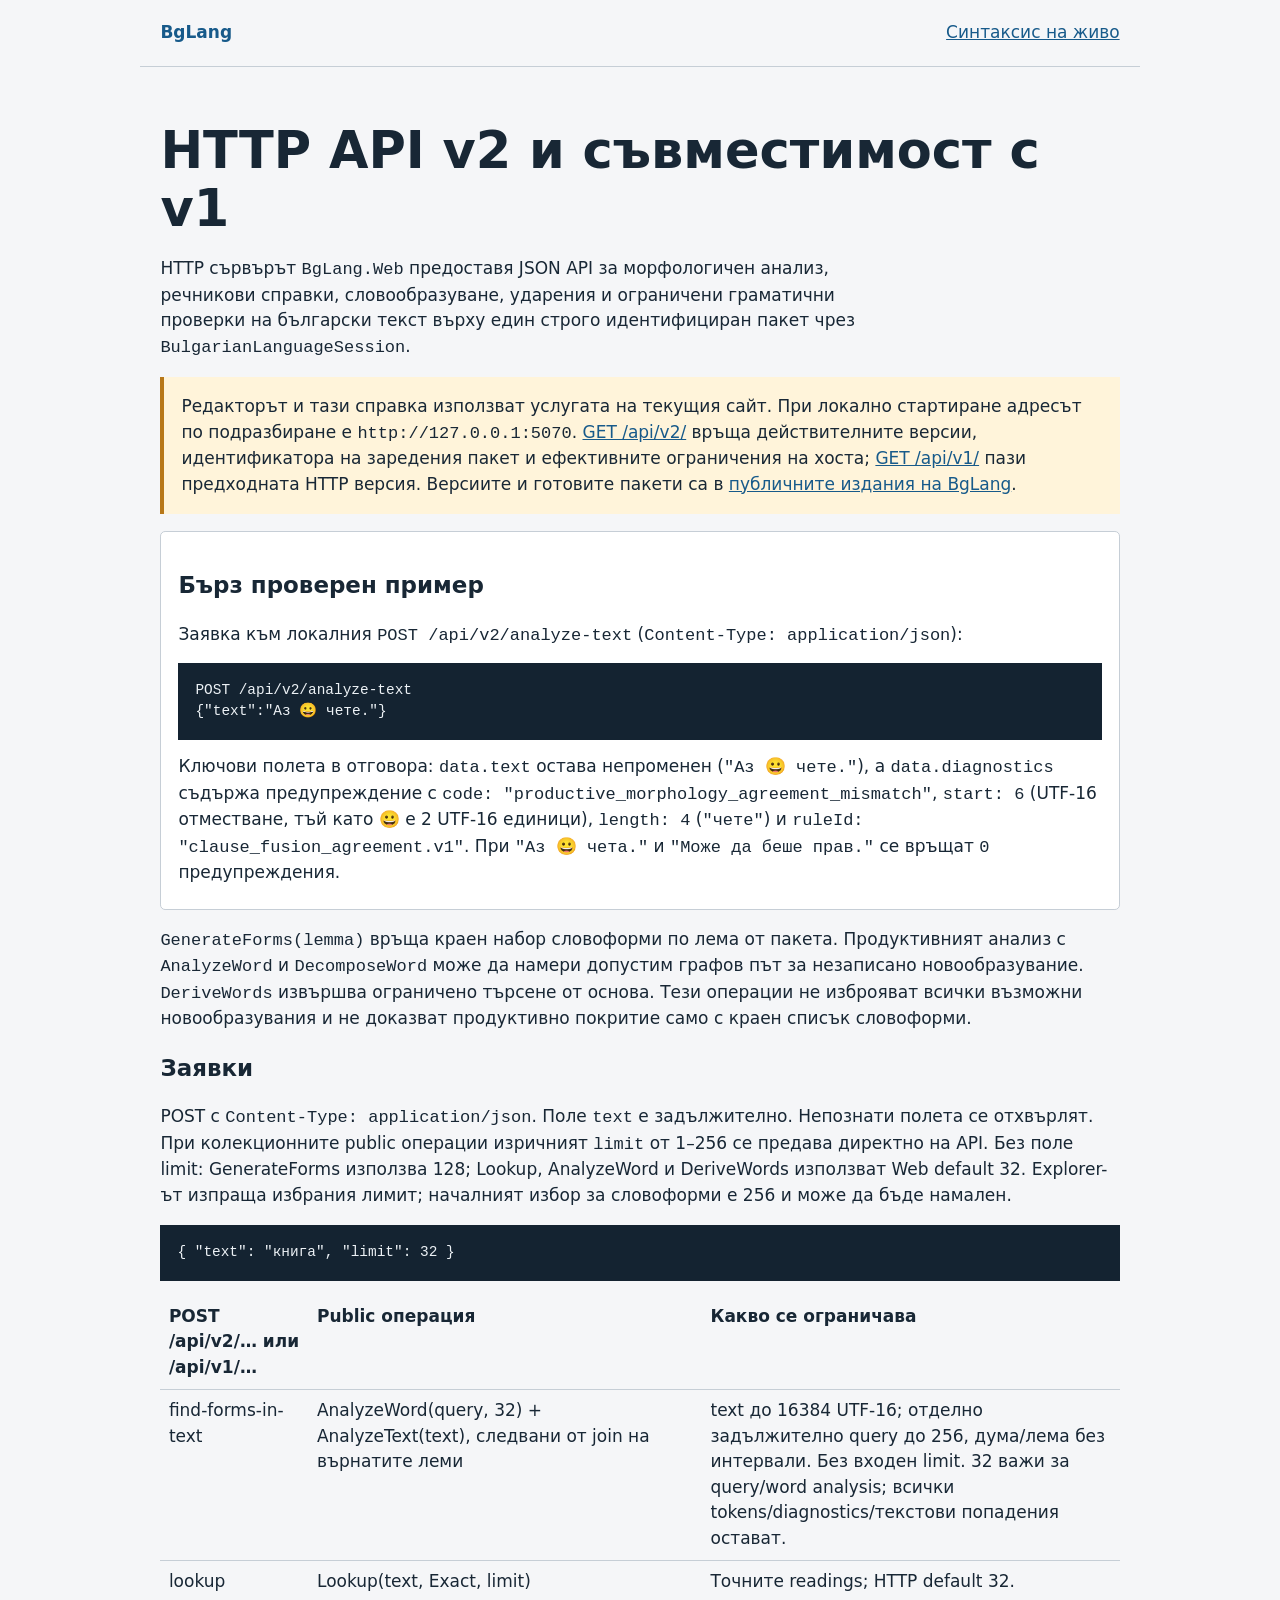
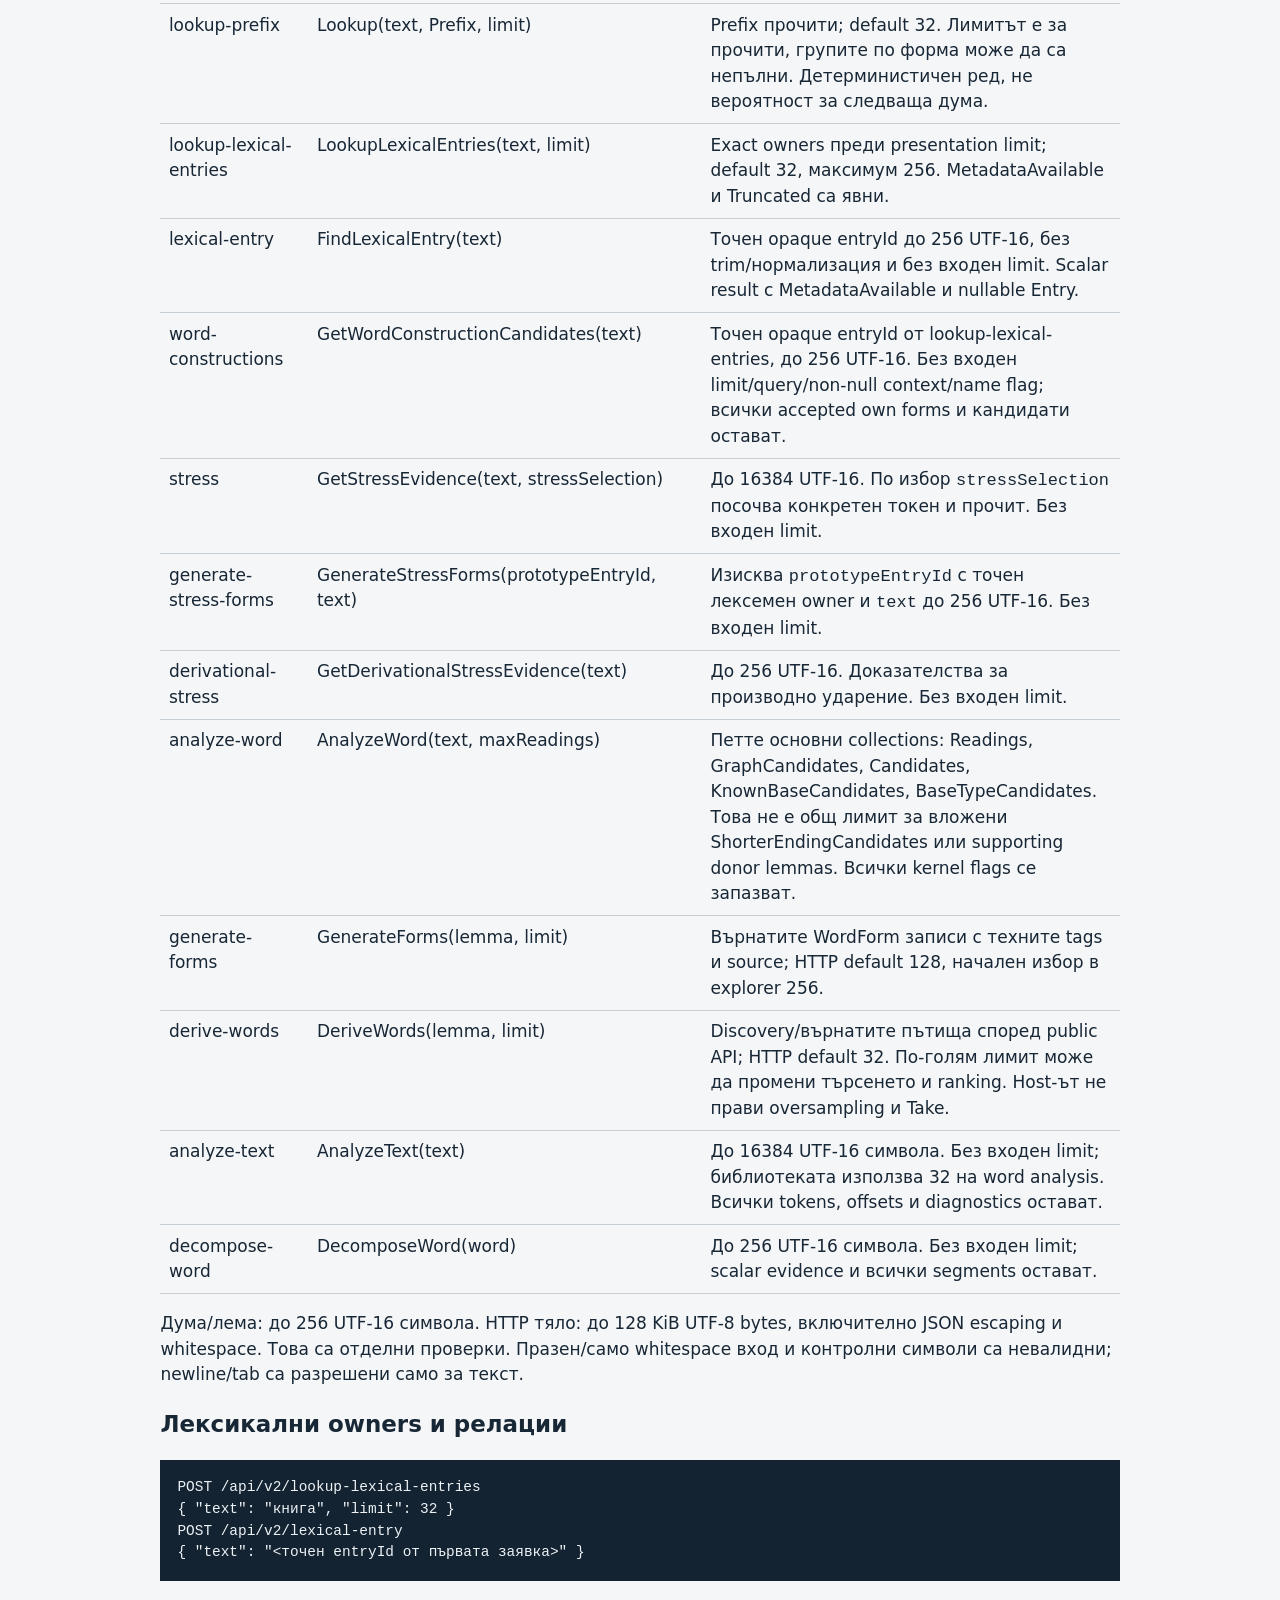
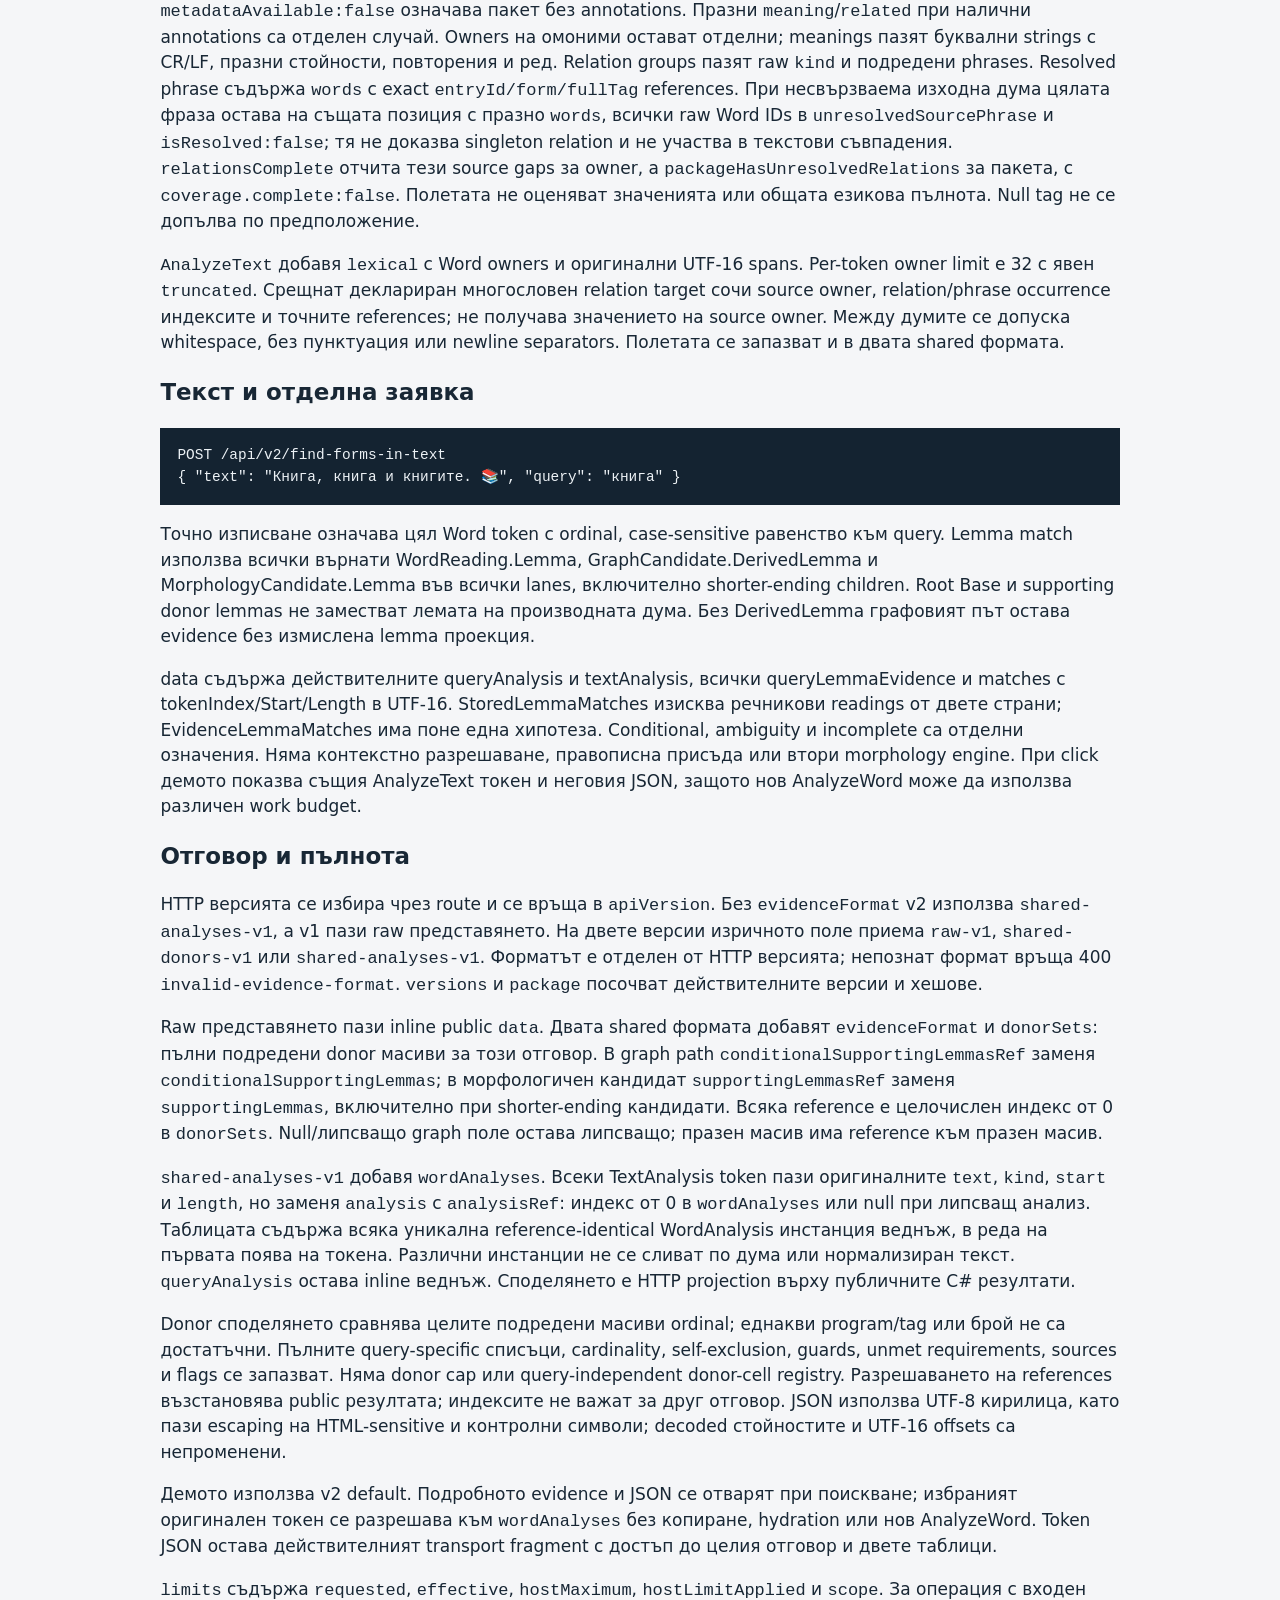
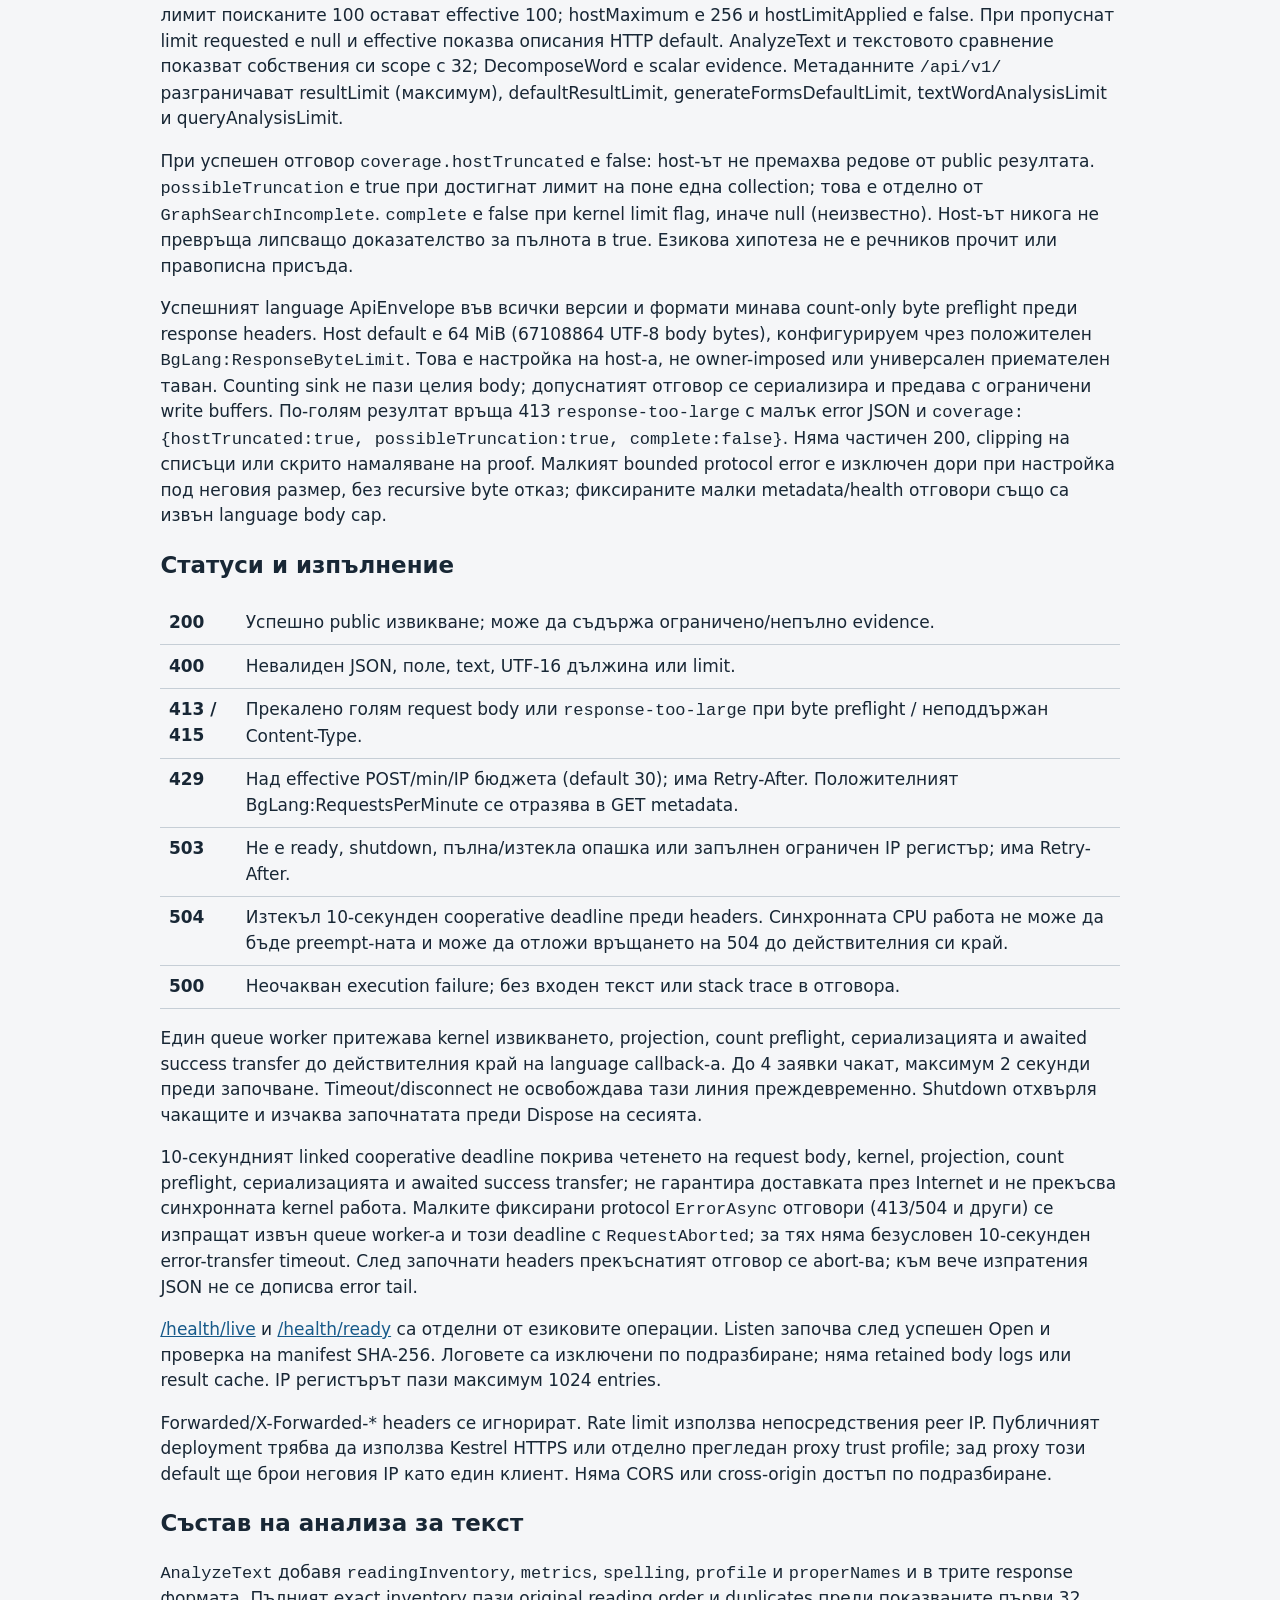
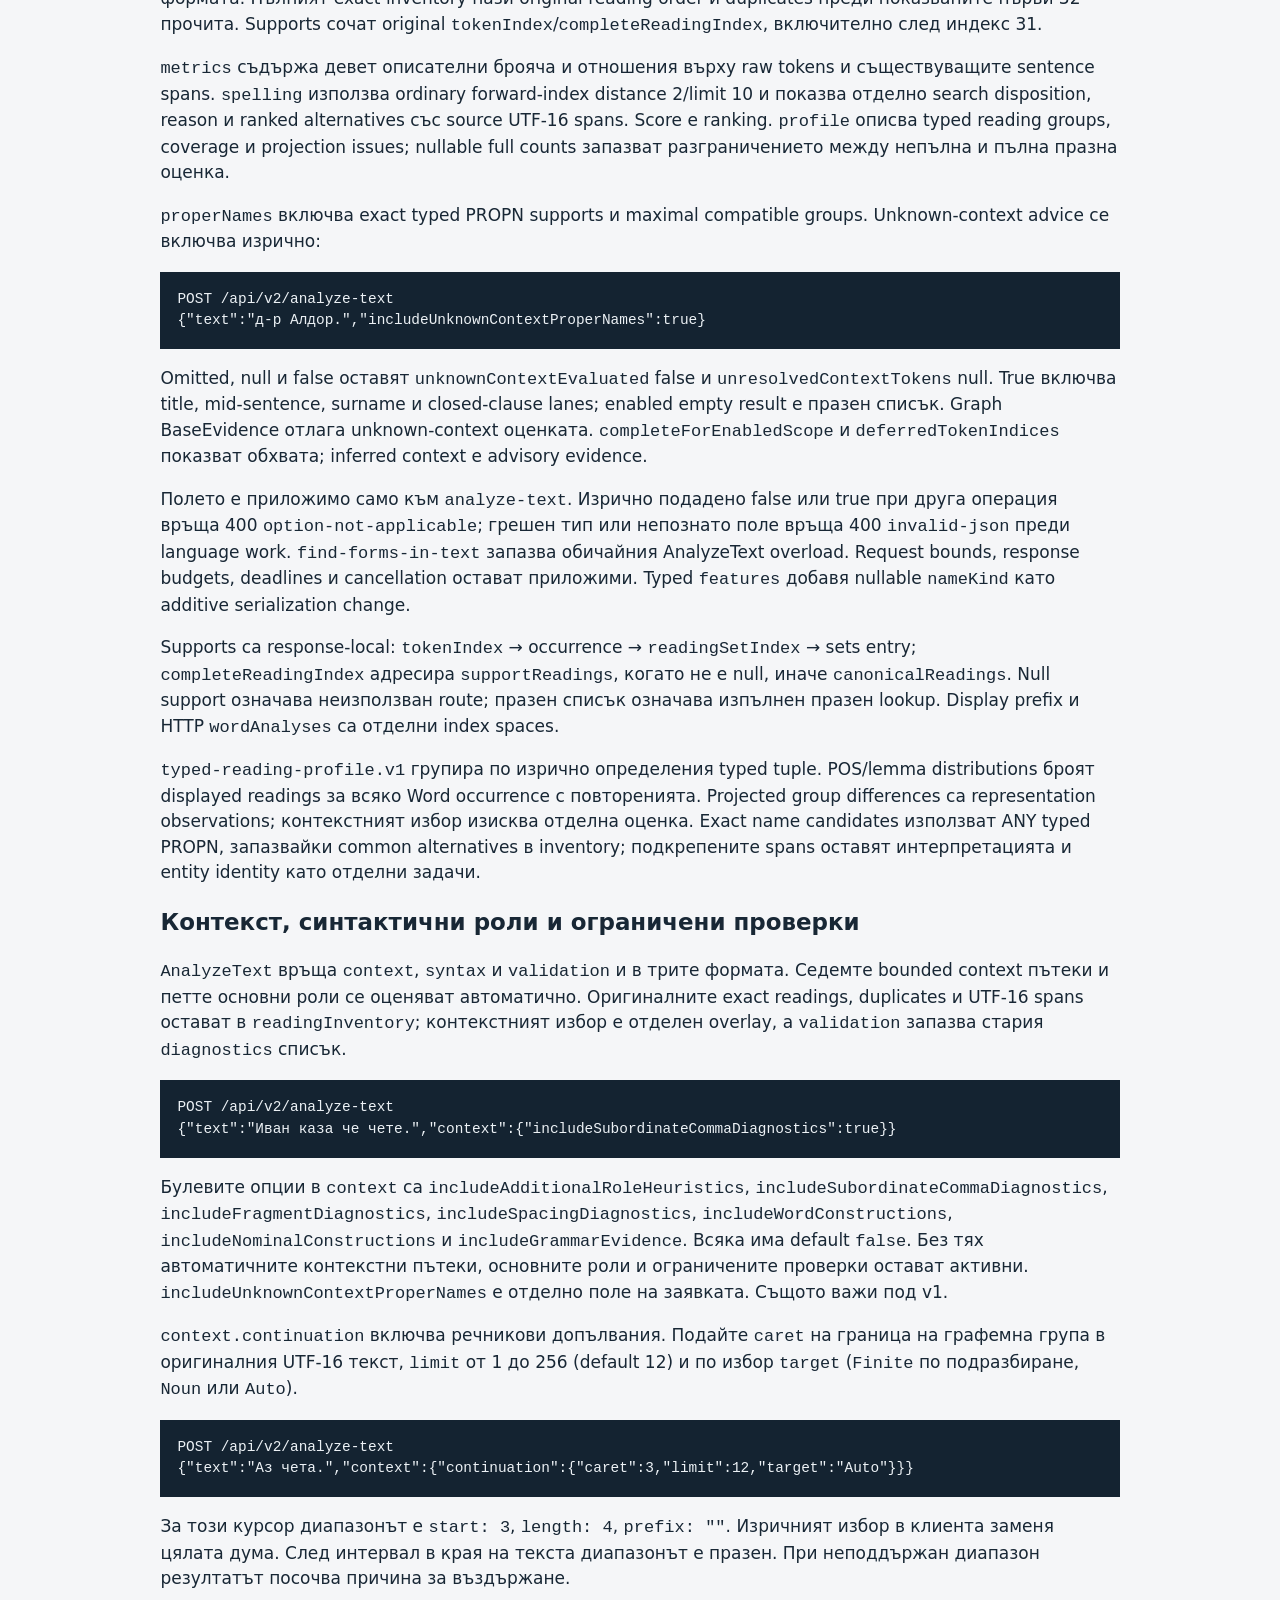
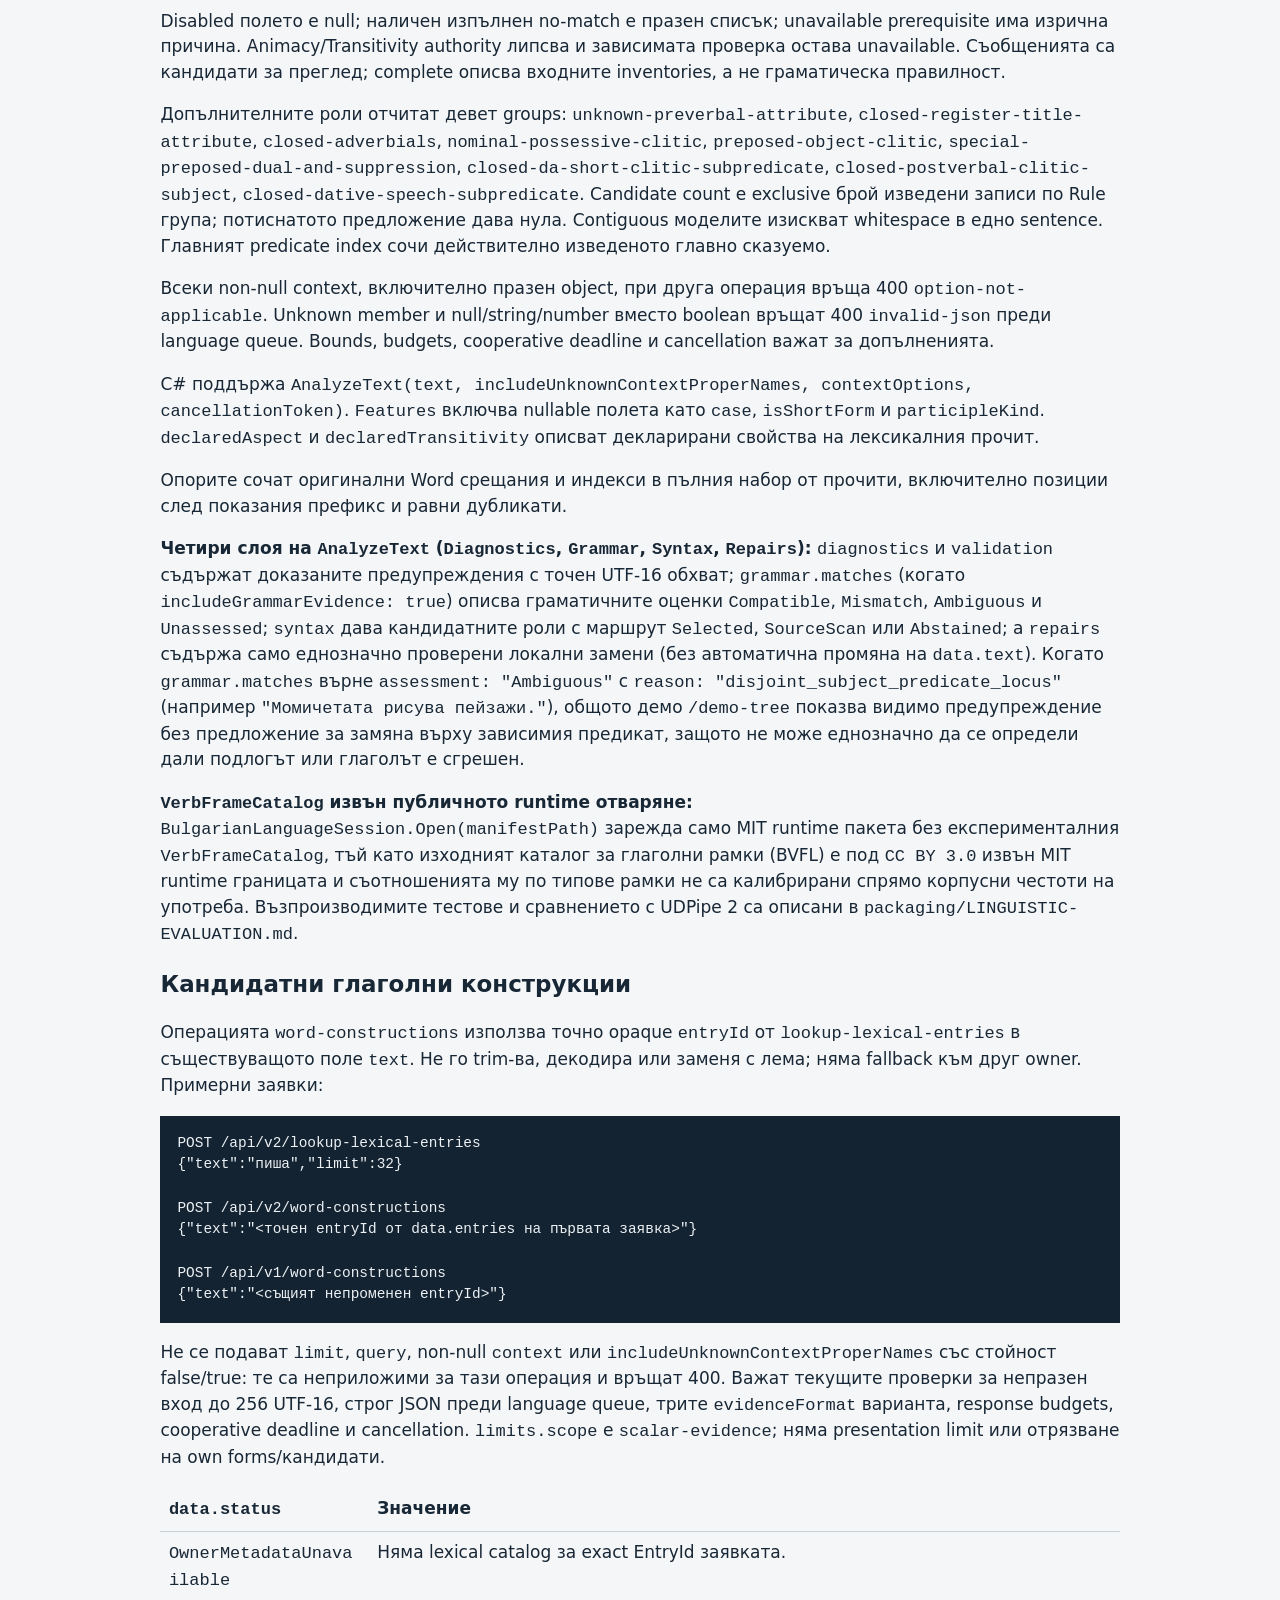
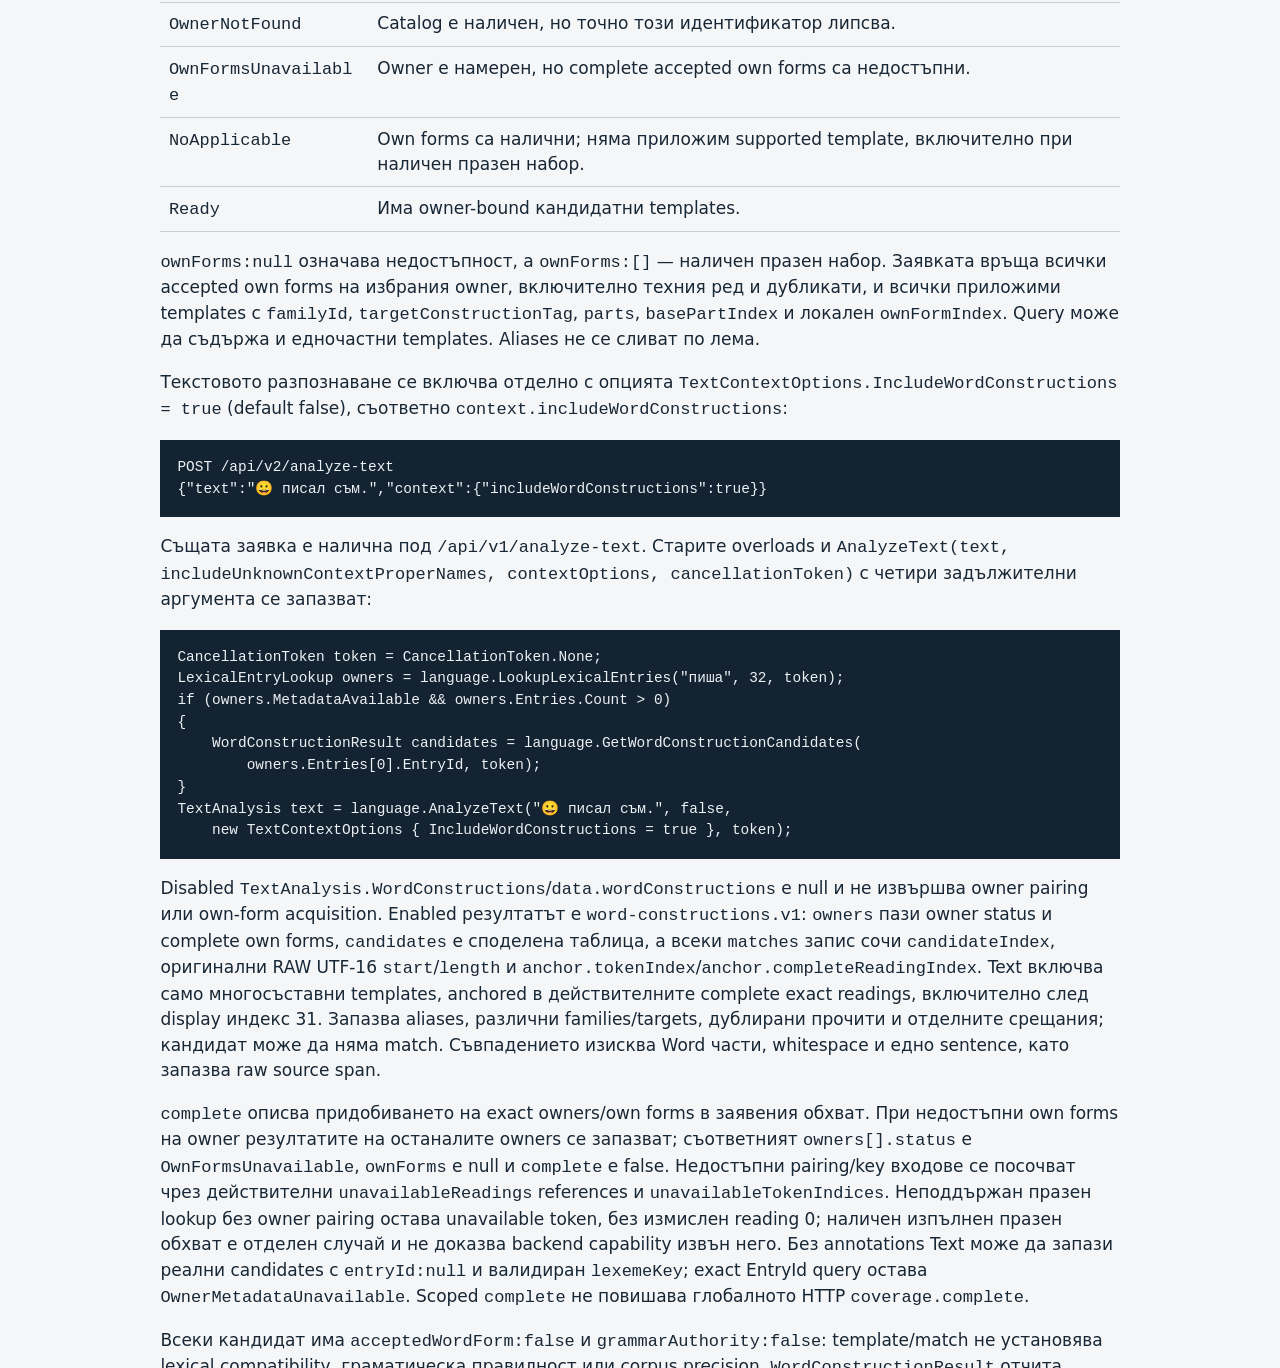
<file: apps/BgLang.Web/wwwroot/docs.html>
<!doctype html>
<html lang="bg">
<head><meta charset="utf-8"><meta name="viewport" content="width=device-width, initial-scale=1"><title>HTTP договор · BgLang</title><link rel="stylesheet" href="site.css"></head>
<body>
<header><a class="brand" href="demo-tree/index.html">BgLang</a><nav><a href="demo-tree/index.html">Синтаксис на живо</a></nav></header>
<main>
<h1>HTTP API v2 и съвместимост с v1</h1>
<p class="intro">HTTP сървърът <code>BgLang.Web</code> предоставя JSON API за морфологичен анализ, речникови справки, словообразуване, ударения и ограничени граматични проверки на български текст върху един строго идентифициран пакет чрез <code>BulgarianLanguageSession</code>.</p>
<p class="notice">Редакторът и тази справка използват услугата на текущия сайт. При локално стартиране адресът по подразбиране е <code>http://127.0.0.1:5070</code>. <a href="api/v2/">GET /api/v2/</a> връща действителните версии, идентификатора на заредения пакет и ефективните ограничения на хоста; <a href="api/v1/">GET /api/v1/</a> пази предходната HTTP версия. Версиите и готовите пакети са в <a href="https://github.com/bgtnt/bglang/releases">публичните издания на BgLang</a>.</p>
<section class="card" aria-label="Бърз проверен пример">
<h2>Бърз проверен пример</h2>
<p>Заявка към локалния <code>POST /api/v2/analyze-text</code> (<code>Content-Type: application/json</code>):</p>
<pre>POST /api/v2/analyze-text
{"text":"Аз 😀 чете."}</pre>
<p>Ключови полета в отговора: <code>data.text</code> остава непроменен (<code>"Аз 😀 чете."</code>), а <code>data.diagnostics</code> съдържа предупреждение с <code>code: "productive_morphology_agreement_mismatch"</code>, <code>start: 6</code> (UTF-16 отместване, тъй като <code>😀</code> е 2 UTF-16 единици), <code>length: 4</code> (<code>"чете"</code>) и <code>ruleId: "clause_fusion_agreement.v1"</code>. При <code>"Аз 😀 чета."</code> и <code>"Може да беше прав."</code> се връщат <code>0</code> предупреждения.</p>
</section>
<p><code>GenerateForms(lemma)</code> връща краен набор словоформи по лема от пакета. Продуктивният анализ с <code>AnalyzeWord</code> и <code>DecomposeWord</code> може да намери допустим графов път за незаписано новообразувание. <code>DeriveWords</code> извършва ограничено търсене от основа. Тези операции не изброяват всички възможни новообразувания и не доказват продуктивно покритие само с краен списък словоформи.</p>
<h2>Заявки</h2>
<p>POST с <code>Content-Type: application/json</code>. Поле <code>text</code> е задължително. Непознати полета се отхвърлят. При колекционните public операции изричният <code>limit</code> от 1–256 се предава директно на API. Без поле limit: GenerateForms използва 128; Lookup, AnalyzeWord и DeriveWords използват Web default 32. Explorer-ът изпраща избрания лимит; началният избор за словоформи е 256 и може да бъде намален.</p>
<pre>{ "text": "книга", "limit": 32 }</pre>
<table>
<thead><tr><th>POST /api/v2/… или /api/v1/…</th><th>Public операция</th><th>Какво се ограничава</th></tr></thead>
<tbody>
<tr><td>find-forms-in-text</td><td>AnalyzeWord(query, 32) + AnalyzeText(text), следвани от join на върнатите леми</td><td>text до 16384 UTF-16; отделно задължително query до 256, дума/лема без интервали. Без входен limit. 32 важи за query/word analysis; всички tokens/diagnostics/текстови попадения остават.</td></tr>
<tr><td>lookup</td><td>Lookup(text, Exact, limit)</td><td>Точните readings; HTTP default 32.</td></tr>
<tr><td>lookup-prefix</td><td>Lookup(text, Prefix, limit)</td><td>Prefix прочити; default 32. Лимитът е за прочити, групите по форма може да са непълни. Детерминистичен ред, не вероятност за следваща дума.</td></tr>
<tr><td>lookup-lexical-entries</td><td>LookupLexicalEntries(text, limit)</td><td>Exact owners преди presentation limit; default 32, максимум 256. MetadataAvailable и Truncated са явни.</td></tr>
<tr><td>lexical-entry</td><td>FindLexicalEntry(text)</td><td>Точен opaque entryId до 256 UTF-16, без trim/нормализация и без входен limit. Scalar result с MetadataAvailable и nullable Entry.</td></tr>
<tr><td>word-constructions</td><td>GetWordConstructionCandidates(text)</td><td>Точен opaque entryId от lookup-lexical-entries, до 256 UTF-16. Без входен limit/query/non-null context/name flag; всички accepted own forms и кандидати остават.</td></tr>
<tr><td>stress</td><td>GetStressEvidence(text, stressSelection)</td><td>До 16384 UTF-16. По избор <code>stressSelection</code> посочва конкретен токен и прочит. Без входен limit.</td></tr>
<tr><td>generate-stress-forms</td><td>GenerateStressForms(prototypeEntryId, text)</td><td>Изисква <code>prototypeEntryId</code> с точен лексемен owner и <code>text</code> до 256 UTF-16. Без входен limit.</td></tr>
<tr><td>derivational-stress</td><td>GetDerivationalStressEvidence(text)</td><td>До 256 UTF-16. Доказателства за производно ударение. Без входен limit.</td></tr>
<tr><td>analyze-word</td><td>AnalyzeWord(text, maxReadings)</td><td>Петте основни collections: Readings, GraphCandidates, Candidates, KnownBaseCandidates, BaseTypeCandidates. Това не е общ лимит за вложени ShorterEndingCandidates или supporting donor lemmas. Всички kernel flags се запазват.</td></tr>
<tr><td>generate-forms</td><td>GenerateForms(lemma, limit)</td><td>Върнатите WordForm записи с техните tags и source; HTTP default 128, начален избор в explorer 256.</td></tr>
<tr><td>derive-words</td><td>DeriveWords(lemma, limit)</td><td>Discovery/върнатите пътища според public API; HTTP default 32. По-голям лимит може да промени търсенето и ranking. Host-ът не прави oversampling и Take.</td></tr>
<tr><td>analyze-text</td><td>AnalyzeText(text)</td><td>До 16384 UTF-16 символа. Без входен limit; библиотеката използва 32 на word analysis. Всички tokens, offsets и diagnostics остават.</td></tr>
<tr><td>decompose-word</td><td>DecomposeWord(word)</td><td>До 256 UTF-16 символа. Без входен limit; scalar evidence и всички segments остават.</td></tr>
</tbody></table>
<p>Дума/лема: до 256 UTF-16 символа. HTTP тяло: до 128 KiB UTF-8 bytes, включително JSON escaping и whitespace. Това са отделни проверки. Празен/само whitespace вход и контролни символи са невалидни; newline/tab са разрешени само за текст.</p>
<h2>Лексикални owners и релации</h2>
<pre>POST /api/v2/lookup-lexical-entries
{ "text": "книга", "limit": 32 }
POST /api/v2/lexical-entry
{ "text": "&lt;точен entryId от първата заявка&gt;" }</pre>
<p><code>metadataAvailable:false</code> означава пакет без annotations. Празни <code>meaning</code>/<code>related</code> при налични annotations са отделен случай. Owners на омоними остават отделни; meanings пазят буквални strings с CR/LF, празни стойности, повторения и ред. Relation groups пазят raw <code>kind</code> и подредени phrases. Resolved phrase съдържа <code>words</code> с exact <code>entryId/form/fullTag</code> references. При несвързваема изходна дума цялата фраза остава на същата позиция с празно <code>words</code>, всички raw Word IDs в <code>unresolvedSourcePhrase</code> и <code>isResolved:false</code>; тя не доказва singleton relation и не участва в текстови съвпадения. <code>relationsComplete</code> отчита тези source gaps за owner, а <code>packageHasUnresolvedRelations</code> за пакета, с <code>coverage.complete:false</code>. Полетата не оценяват значенията или общата езикова пълнота. Null tag не се допълва по предположение.</p>
<p><code>AnalyzeText</code> добавя <code>lexical</code> с Word owners и оригинални UTF-16 spans. Per-token owner limit е 32 с явен <code>truncated</code>. Срещнат деклариран многословен relation target сочи source owner, relation/phrase occurrence индексите и точните references; не получава значението на source owner. Между думите се допуска whitespace, без пунктуация или newline separators. Полетата се запазват и в двата shared формата.</p>
<h2>Текст и отделна заявка</h2>
<pre>POST /api/v2/find-forms-in-text
{ "text": "Книга, книга и книгите. 📚", "query": "книга" }</pre>
<p>Точно изписване означава цял Word token с ordinal, case-sensitive равенство към query. Lemma match използва всички върнати WordReading.Lemma, GraphCandidate.DerivedLemma и MorphologyCandidate.Lemma във всички lanes, включително shorter-ending children. Root Base и supporting donor lemmas не заместват лемата на производната дума. Без DerivedLemma графовият път остава evidence без измислена lemma проекция.</p>
<p>data съдържа действителните queryAnalysis и textAnalysis, всички queryLemmaEvidence и matches с tokenIndex/Start/Length в UTF-16. StoredLemmaMatches изисква речникови readings от двете страни; EvidenceLemmaMatches има поне една хипотеза. Conditional, ambiguity и incomplete са отделни означения. Няма контекстно разрешаване, правописна присъда или втори morphology engine. При click демото показва същия AnalyzeText токен и неговия JSON, защото нов AnalyzeWord може да използва различен work budget.</p>
<h2>Отговор и пълнота</h2>
<p>HTTP версията се избира чрез route и се връща в <code>apiVersion</code>. Без <code>evidenceFormat</code> v2 използва <code>shared-analyses-v1</code>, а v1 пази raw представянето. На двете версии изричното поле приема <code>raw-v1</code>, <code>shared-donors-v1</code> или <code>shared-analyses-v1</code>. Форматът е отделен от HTTP версията; непознат формат връща 400 <code>invalid-evidence-format</code>. <code>versions</code> и <code>package</code> посочват действителните версии и хешове.</p>
<p>Raw представянето пази inline public <code>data</code>. Двата shared формата добавят <code>evidenceFormat</code> и <code>donorSets</code>: пълни подредени donor масиви за този отговор. В graph path <code>conditionalSupportingLemmasRef</code> заменя <code>conditionalSupportingLemmas</code>; в морфологичен кандидат <code>supportingLemmasRef</code> заменя <code>supportingLemmas</code>, включително при shorter-ending кандидати. Всяка reference е целочислен индекс от 0 в <code>donorSets</code>. Null/липсващо graph поле остава липсващо; празен масив има reference към празен масив.</p>
<p><code>shared-analyses-v1</code> добавя <code>wordAnalyses</code>. Всеки TextAnalysis token пази оригиналните <code>text</code>, <code>kind</code>, <code>start</code> и <code>length</code>, но заменя <code>analysis</code> с <code>analysisRef</code>: индекс от 0 в <code>wordAnalyses</code> или null при липсващ анализ. Таблицата съдържа всяка уникална reference-identical WordAnalysis инстанция веднъж, в реда на първата поява на токена. Различни инстанции не се сливат по дума или нормализиран текст. <code>queryAnalysis</code> остава inline веднъж. Споделянето е HTTP projection върху публичните C# резултати.</p>
<p>Donor споделянето сравнява целите подредени масиви ordinal; еднакви program/tag или брой не са достатъчни. Пълните query-specific списъци, cardinality, self-exclusion, guards, unmet requirements, sources и flags се запазват. Няма donor cap или query-independent donor-cell registry. Разрешаването на references възстановява public резултата; индексите не важат за друг отговор. JSON използва UTF-8 кирилица, като пази escaping на HTML-sensitive и контролни символи; decoded стойностите и UTF-16 offsets са непроменени.</p>
<p>Демото използва v2 default. Подробното evidence и JSON се отварят при поискване; избраният оригинален токен се разрешава към <code>wordAnalyses</code> без копиране, hydration или нов AnalyzeWord. Token JSON остава действителният transport fragment с достъп до целия отговор и двете таблици.</p>
<p><code>limits</code> съдържа <code>requested</code>, <code>effective</code>, <code>hostMaximum</code>, <code>hostLimitApplied</code> и <code>scope</code>. За операция с входен лимит поисканите 100 остават effective 100; hostMaximum е 256 и hostLimitApplied е false. При пропуснат limit requested е null и effective показва описания HTTP default. AnalyzeText и текстовото сравнение показват собствения си scope с 32; DecomposeWord е scalar evidence. Метаданните <code>/api/v1/</code> разграничават resultLimit (максимум), defaultResultLimit, generateFormsDefaultLimit, textWordAnalysisLimit и queryAnalysisLimit.</p>
<p>При успешен отговор <code>coverage.hostTruncated</code> е false: host-ът не премахва редове от public резултата. <code>possibleTruncation</code> е true при достигнат лимит на поне една collection; това е отделно от <code>GraphSearchIncomplete</code>. <code>complete</code> е false при kernel limit flag, иначе null (неизвестно). Host-ът никога не превръща липсващо доказателство за пълнота в true. Езикова хипотеза не е речников прочит или правописна присъда.</p>
<p>Успешният language ApiEnvelope във всички версии и формати минава count-only byte preflight преди response headers. Host default е 64 MiB (67108864 UTF-8 body bytes), конфигурируем чрез положителен <code>BgLang:ResponseByteLimit</code>. Това е настройка на host-а, не owner-imposed или универсален приемателен таван. Counting sink не пази целия body; допуснатият отговор се сериализира и предава с ограничени write buffers. По-голям резултат връща 413 <code>response-too-large</code> с малък error JSON и <code>coverage: {hostTruncated:true, possibleTruncation:true, complete:false}</code>. Няма частичен 200, clipping на списъци или скрито намаляване на proof. Малкият bounded protocol error е изключен дори при настройка под неговия размер, без recursive byte отказ; фиксираните малки metadata/health отговори също са извън language body cap.</p>
<h2>Статуси и изпълнение</h2>
<table><tbody>
<tr><th>200</th><td>Успешно public извикване; може да съдържа ограничено/непълно evidence.</td></tr>
<tr><th>400</th><td>Невалиден JSON, поле, text, UTF-16 дължина или limit.</td></tr>
<tr><th>413 / 415</th><td>Прекалено голям request body или <code>response-too-large</code> при byte preflight / неподдържан Content-Type.</td></tr>
<tr><th>429</th><td>Над effective POST/min/IP бюджета (default 30); има Retry-After. Положителният BgLang:RequestsPerMinute се отразява в GET metadata.</td></tr>
<tr><th>503</th><td>Не е ready, shutdown, пълна/изтекла опашка или запълнен ограничен IP регистър; има Retry-After.</td></tr>
<tr><th>504</th><td>Изтекъл 10-секунден cooperative deadline преди headers. Синхронната CPU работа не може да бъде preempt-ната и може да отложи връщането на 504 до действителния си край.</td></tr>
<tr><th>500</th><td>Неочакван execution failure; без входен текст или stack trace в отговора.</td></tr>
</tbody></table>
<p>Един queue worker притежава kernel извикването, projection, count preflight, сериализацията и awaited success transfer до действителния край на language callback-а. До 4 заявки чакат, максимум 2 секунди преди започване. Timeout/disconnect не освобождава тази линия преждевременно. Shutdown отхвърля чакащите и изчаква започнатата преди Dispose на сесията.</p>
<p>10-секундният linked cooperative deadline покрива четенето на request body, kernel, projection, count preflight, сериализацията и awaited success transfer; не гарантира доставката през Internet и не прекъсва синхронната kernel работа. Малките фиксирани protocol <code>ErrorAsync</code> отговори (413/504 и други) се изпращат извън queue worker-а и този deadline с <code>RequestAborted</code>; за тях няма безусловен 10-секунден error-transfer timeout. След започнати headers прекъснатият отговор се abort-ва; към вече изпратения JSON не се дописва error tail.</p>
<p><a href="health/live">/health/live</a> и <a href="health/ready">/health/ready</a> са отделни от езиковите операции. Listen започва след успешен Open и проверка на manifest SHA-256. Логовете са изключени по подразбиране; няма retained body logs или result cache. IP регистърът пази максимум 1024 entries.</p>
<p>Forwarded/X-Forwarded-* headers се игнорират. Rate limit използва непосредствения peer IP. Публичният deployment трябва да използва Kestrel HTTPS или отделно прегледан proxy trust profile; зад proxy този default ще брои неговия IP като един клиент. Няма CORS или cross-origin достъп по подразбиране.</p>

<section id="text-composition">
<h2>Състав на анализа за текст</h2>
<p><code>AnalyzeText</code> добавя <code>readingInventory</code>, <code>metrics</code>, <code>spelling</code>, <code>profile</code> и <code>properNames</code> и в трите response формата. Пълният exact inventory пази original reading order и duplicates преди показваните първи 32 прочита. Supports сочат original <code>tokenIndex</code>/<code>completeReadingIndex</code>, включително след индекс 31.</p>
<p><code>metrics</code> съдържа девет описателни брояча и отношения върху raw tokens и съществуващите sentence spans. <code>spelling</code> използва ordinary forward-index distance 2/limit 10 и показва отделно search disposition, reason и ranked alternatives със source UTF-16 spans. Score е ranking. <code>profile</code> описва typed reading groups, coverage и projection issues; nullable full counts запазват разграничението между непълна и пълна празна оценка.</p>
<p><code>properNames</code> включва exact typed PROPN supports и maximal compatible groups. Unknown-context advice се включва изрично:</p>
<pre>POST /api/v2/analyze-text
{&quot;text&quot;:&quot;д-р Алдор.&quot;,&quot;includeUnknownContextProperNames&quot;:true}</pre>
<p>Omitted, null и false оставят <code>unknownContextEvaluated</code> false и <code>unresolvedContextTokens</code> null. True включва title, mid-sentence, surname и closed-clause lanes; enabled empty result е празен списък. Graph BaseEvidence отлага unknown-context оценката. <code>completeForEnabledScope</code> и <code>deferredTokenIndices</code> показват обхвата; inferred context е advisory evidence.</p>
<p>Полето е приложимо само към <code>analyze-text</code>. Изрично подадено false или true при друга операция връща 400 <code>option-not-applicable</code>; грешен тип или непознато поле връща 400 <code>invalid-json</code> преди language work. <code>find-forms-in-text</code> запазва обичайния AnalyzeText overload. Request bounds, response budgets, deadlines и cancellation остават приложими. Typed <code>features</code> добавя nullable <code>nameKind</code> като additive serialization change.</p>

<p>Supports са response-local: <code>tokenIndex</code> → occurrence → <code>readingSetIndex</code> → sets entry; <code>completeReadingIndex</code> адресира <code>supportReadings</code>, когато не е null, иначе <code>canonicalReadings</code>. Null support означава неизползван route; празен списък означава изпълнен празен lookup. Display prefix и HTTP <code>wordAnalyses</code> са отделни index spaces.</p>
<p><code>typed-reading-profile.v1</code> групира по изрично определения typed tuple. POS/lemma distributions броят displayed readings за всяко Word occurrence с повторенията. Projected group differences са representation observations; контекстният избор изисква отделна оценка. Exact name candidates използват ANY typed PROPN, запазвайки common alternatives в inventory; подкрепените spans оставят интерпретацията и entity identity като отделни задачи.</p>
</section>
<section id="context-syntax">
<h2>Контекст, синтактични роли и ограничени проверки</h2>
<p><code>AnalyzeText</code> връща <code>context</code>, <code>syntax</code> и <code>validation</code> и в трите формата. Седемте bounded context пътеки и петте основни роли се оценяват автоматично. Оригиналните exact readings, duplicates и UTF-16 spans остават в <code>readingInventory</code>; контекстният избор е отделен overlay, а <code>validation</code> запазва стария <code>diagnostics</code> списък.</p>
<pre>POST /api/v2/analyze-text
{&quot;text&quot;:&quot;Иван каза че чете.&quot;,&quot;context&quot;:{&quot;includeSubordinateCommaDiagnostics&quot;:true}}</pre>
<p>Булевите опции в <code>context</code> са <code>includeAdditionalRoleHeuristics</code>, <code>includeSubordinateCommaDiagnostics</code>, <code>includeFragmentDiagnostics</code>, <code>includeSpacingDiagnostics</code>, <code>includeWordConstructions</code>, <code>includeNominalConstructions</code> и <code>includeGrammarEvidence</code>. Всяка има default <code>false</code>. Без тях автоматичните контекстни пътеки, основните роли и ограничените проверки остават активни. <code>includeUnknownContextProperNames</code> е отделно поле на заявката. Същото важи под v1.</p>
<p><code>context.continuation</code> включва речникови допълвания. Подайте <code>caret</code> на граница на графемна група в оригиналния UTF-16 текст, <code>limit</code> от 1 до 256 (default 12) и по избор <code>target</code> (<code>Finite</code> по подразбиране, <code>Noun</code> или <code>Auto</code>).</p>
<pre>POST /api/v2/analyze-text
{"text":"Аз чета.","context":{"continuation":{"caret":3,"limit":12,"target":"Auto"}}}</pre>
<p>За този курсор диапазонът е <code>start: 3</code>, <code>length: 4</code>, <code>prefix: ""</code>. Изричният избор в клиента заменя цялата дума. След интервал в края на текста диапазонът е празен. При неподдържан диапазон резултатът посочва причина за въздържане.</p>
<p>Disabled полето е null; наличен изпълнен no-match е празен списък; unavailable prerequisite има изрична причина. Animacy/Transitivity authority липсва и зависимата проверка остава unavailable. Съобщенията са кандидати за преглед; complete описва входните inventories, а не граматическа правилност.</p>
<p>Допълнителните роли отчитат девет groups: <code>unknown-preverbal-attribute</code>, <code>closed-register-title-attribute</code>, <code>closed-adverbials</code>, <code>nominal-possessive-clitic</code>, <code>preposed-object-clitic</code>, <code>special-preposed-dual-and-suppression</code>, <code>closed-da-short-clitic-subpredicate</code>, <code>closed-postverbal-clitic-subject</code>, <code>closed-dative-speech-subpredicate</code>. Candidate count е exclusive брой изведени записи по Rule група; потиснатото предложение дава нула. Contiguous моделите изискват whitespace в едно sentence. Главният predicate index сочи действително изведеното главно сказуемо.</p>
<p>Всеки non-null context, включително празен object, при друга операция връща 400 <code>option-not-applicable</code>. Unknown member и null/string/number вместо boolean връщат 400 <code>invalid-json</code> преди language queue. Bounds, budgets, cooperative deadline и cancellation важат за допълненията.</p>
<p>C# поддържа <code>AnalyzeText(text, includeUnknownContextProperNames, contextOptions, cancellationToken)</code>. <code>Features</code> включва nullable полета като <code>case</code>, <code>isShortForm</code> и <code>participleKind</code>. <code>declaredAspect</code> и <code>declaredTransitivity</code> описват декларирани свойства на лексикалния прочит.</p>
<p>Опорите сочат оригинални Word срещания и индекси в пълния набор от прочити, включително позиции след показания префикс и равни дубликати.</p>
<p><strong>Четири слоя на <code>AnalyzeText</code> (<code>Diagnostics</code>, <code>Grammar</code>, <code>Syntax</code>, <code>Repairs</code>):</strong> <code>diagnostics</code> и <code>validation</code> съдържат доказаните предупреждения с точен UTF-16 обхват; <code>grammar.matches</code> (когато <code>includeGrammarEvidence: true</code>) описва граматичните оценки <code>Compatible</code>, <code>Mismatch</code>, <code>Ambiguous</code> и <code>Unassessed</code>; <code>syntax</code> дава кандидатните роли с маршрут <code>Selected</code>, <code>SourceScan</code> или <code>Abstained</code>; а <code>repairs</code> съдържа само еднозначно проверени локални замени (без автоматична промяна на <code>data.text</code>). Когато <code>grammar.matches</code> върне <code>assessment: "Ambiguous"</code> с <code>reason: "disjoint_subject_predicate_locus"</code> (например <code>"Момичетата рисува пейзажи."</code>), общото демо <code>/demo-tree</code> показва видимо предупреждение без предложение за замяна върху зависимия предикат, защото не може еднозначно да се определи дали подлогът или глаголът е сгрешен.</p>
<p><strong><code>VerbFrameCatalog</code> извън публичното runtime отваряне:</strong> <code>BulgarianLanguageSession.Open(manifestPath)</code> зарежда само MIT runtime пакета без експерименталния <code>VerbFrameCatalog</code>, тъй като изходният каталог за глаголни рамки (BVFL) е под <code>CC BY 3.0</code> извън MIT runtime границата и съотношенията му по типове рамки не са калибрирани спрямо корпусни честоти на употреба. Възпроизводимите тестове и сравнението с UDPipe 2 са описани в <code>packaging/LINGUISTIC-EVALUATION.md</code>.</p>
</section>
<section id="word-constructions">
<h2>Кандидатни глаголни конструкции</h2>
<p>Операцията <code>word-constructions</code> използва точно opaque <code>entryId</code> от <code>lookup-lexical-entries</code> в съществуващото поле <code>text</code>. Не го trim-ва, декодира или заменя с лема; няма fallback към друг owner. Примерни заявки:</p>
<pre>POST /api/v2/lookup-lexical-entries
{"text":"пиша","limit":32}

POST /api/v2/word-constructions
{"text":"&lt;точен entryId от data.entries на първата заявка&gt;"}

POST /api/v1/word-constructions
{"text":"&lt;същият непроменен entryId&gt;"}</pre>
<p>Не се подават <code>limit</code>, <code>query</code>, non-null <code>context</code> или <code>includeUnknownContextProperNames</code> със стойност false/true: те са неприложими за тази операция и връщат 400. Важат текущите проверки за непразен вход до 256 UTF-16, строг JSON преди language queue, трите <code>evidenceFormat</code> варианта, response budgets, cooperative deadline и cancellation. <code>limits.scope</code> е <code>scalar-evidence</code>; няма presentation limit или отрязване на own forms/кандидати.</p>
<table><thead><tr><th><code>data.status</code></th><th>Значение</th></tr></thead><tbody>
<tr><td><code>OwnerMetadataUnavailable</code></td><td>Няма lexical catalog за exact EntryId заявката.</td></tr>
<tr><td><code>OwnerNotFound</code></td><td>Catalog е наличен, но точно този идентификатор липсва.</td></tr>
<tr><td><code>OwnFormsUnavailable</code></td><td>Owner е намерен, но complete accepted own forms са недостъпни.</td></tr>
<tr><td><code>NoApplicable</code></td><td>Own forms са налични; няма приложим supported template, включително при наличен празен набор.</td></tr>
<tr><td><code>Ready</code></td><td>Има owner-bound кандидатни templates.</td></tr>
</tbody></table>
<p><code>ownForms:null</code> означава недостъпност, а <code>ownForms:[]</code> — наличен празен набор. Заявката връща всички accepted own forms на избрания owner, включително техния ред и дубликати, и всички приложими templates с <code>familyId</code>, <code>targetConstructionTag</code>, <code>parts</code>, <code>basePartIndex</code> и локален <code>ownFormIndex</code>. Query може да съдържа и едночастни templates. Aliases не се сливат по лема.</p>
<p>Текстовото разпознаване се включва отделно с опцията <code>TextContextOptions.IncludeWordConstructions = true</code> (default false), съответно <code>context.includeWordConstructions</code>:</p>
<pre>POST /api/v2/analyze-text
{"text":"😀 писал съм.","context":{"includeWordConstructions":true}}</pre>
<p>Същата заявка е налична под <code>/api/v1/analyze-text</code>. Старите overloads и <code>AnalyzeText(text, includeUnknownContextProperNames, contextOptions, cancellationToken)</code> с четири задължителни аргумента се запазват:</p>
<pre>CancellationToken token = CancellationToken.None;
LexicalEntryLookup owners = language.LookupLexicalEntries("пиша", 32, token);
if (owners.MetadataAvailable &amp;&amp; owners.Entries.Count &gt; 0)
{
    WordConstructionResult candidates = language.GetWordConstructionCandidates(
        owners.Entries[0].EntryId, token);
}
TextAnalysis text = language.AnalyzeText("😀 писал съм.", false,
    new TextContextOptions { IncludeWordConstructions = true }, token);</pre>
<p>Disabled <code>TextAnalysis.WordConstructions</code>/<code>data.wordConstructions</code> е null и не извършва owner pairing или own-form acquisition. Enabled резултатът е <code>word-constructions.v1</code>: <code>owners</code> пази owner status и complete own forms, <code>candidates</code> е споделена таблица, а всеки <code>matches</code> запис сочи <code>candidateIndex</code>, оригинални RAW UTF-16 <code>start</code>/<code>length</code> и <code>anchor.tokenIndex</code>/<code>anchor.completeReadingIndex</code>. Text включва само многосъставни templates, anchored в действителните complete exact readings, включително след display индекс 31. Запазва aliases, различни families/targets, дублирани прочити и отделните срещания; кандидат може да няма match. Съвпадението изисква Word части, whitespace и едно sentence, като запазва raw source span.</p>
<p><code>complete</code> описва придобиването на exact owners/own forms в заявения обхват. При недостъпни own forms на owner резултатите на останалите owners се запазват; съответният <code>owners[].status</code> е <code>OwnFormsUnavailable</code>, <code>ownForms</code> е null и <code>complete</code> е false. Недостъпни pairing/key входове се посочват чрез действителни <code>unavailableReadings</code> references и <code>unavailableTokenIndices</code>. Неподдържан празен lookup без owner pairing остава unavailable token, без измислен reading 0; наличен изпълнен празен обхват е отделен случай и не доказва backend capability извън него. Без annotations Text може да запази реални candidates с <code>entryId:null</code> и валидиран <code>lexemeKey</code>; exact EntryId query остава <code>OwnerMetadataUnavailable</code>. Scoped <code>complete</code> не повишава глобалното HTTP <code>coverage.complete</code>.</p>
<p>Всеки кандидат има <code>acceptedWordForm:false</code> и <code>grammarAuthority:false</code>: template/match не установява lexical compatibility, граматическа правилност или corpus precision. <code>WordConstructionResult</code> отчита <code>productiveReplayAvailable:false</code> и <code>productiveReplayUnavailableReason:"OriginalGenerationSeedNotRetained"</code> означават, че оригиналният generation seed не е запазен; това не е отчет за неуспешна нова генерация.</p>
</section>
</main></body></html>
</file>
<file: apps/BgLang.Web/wwwroot/site.css>
:root { color-scheme: light dark; font: 17px/1.5 system-ui, sans-serif; }
* { box-sizing: border-box; }
body { margin: 0; background: #f5f6f8; color: #182735; }
header, main { max-width: 1000px; margin: auto; padding: 1.2rem; }
header { display: flex; justify-content: space-between; border-bottom: 1px solid #c6ced6; }
a { color: #175a8a; }
.brand { font-weight: 750; text-decoration: none; }
h1 { font-size: clamp(2rem, 5vw, 3rem); line-height: 1.15; margin-bottom: 1rem; }
h2 { font-size: 1.35rem; }
.intro { max-width: 44rem; }
.notice { padding: 1rem; border-left: 4px solid #b77718; background: #fff4da; }
form { display: grid; gap: .55rem; }
#limit-controls:not([hidden]) { display: grid; gap: .55rem; }
input, select, textarea, button { font: inherit; border: 1px solid #8295a5; border-radius: .3rem; padding: .6rem .8rem; }
textarea { width: 100%; resize: vertical; }
button { cursor: pointer; background: #e7edf3; color: #182735; }
button:hover { background: #d1e1ee; }
button:disabled { opacity: .6; cursor: wait; }
button:focus-visible, a:focus-visible, select:focus-visible, textarea:focus-visible { outline: 3px solid #bc710e; outline-offset: 3px; }
#submit, #text-submit { justify-self: start; background: #175a8a; color: white; }
.comparison { display: grid; grid-template-columns: repeat(2, minmax(0, 1fr)); gap: 1rem; }
.marked-text { white-space: pre-wrap; overflow-wrap: anywhere; padding: 1rem; background: white; border: 1px solid #c6ced6; border-radius: .3rem; }
.hit { padding: 0 .1rem; border-radius: .15rem; border: 0; color: inherit; font: inherit; }
.exact-hit { background: #ffe4a8; color: #382700; }
.lemma-hit { background: #c3e7f9; color: #12344a; }
.hypothesis-hit { background: #eee0fa; color: #42245a; border-bottom: 2px dashed #795291; }
.hit:hover { filter: brightness(.93); }
#explorer { margin-top: 2rem; border-top: 1px solid #c6ced6; }
.examples { display: flex; flex-wrap: wrap; align-items: center; gap: .5rem; margin: 1rem 0; }
.examples button { font-size: .9rem; }
.card { border: 1px solid #c6ced6; background: white; padding: 1rem; border-radius: .3rem; margin: .8rem 0; }
.card p { margin: .35rem 0; overflow-wrap: anywhere; }
.card button { margin: .4rem .4rem 0 0; }
.tag { color: #52697b; font-size: .9rem; }
.warning { color: #854f00; font-weight: 650; }
pre { max-height: 32rem; overflow: auto; background: #142331; color: #ecf1f5; padding: 1rem; font: .85rem/1.5 ui-monospace, monospace; white-space: pre-wrap; overflow-wrap: anywhere; }
summary { cursor: pointer; padding: .6rem 0; }
footer { font-size: .8rem; color: #52697b; border-top: 1px solid #c6ced6; margin-top: 2rem; padding-top: 1rem; overflow-wrap: anywhere; }
table { width: 100%; border-collapse: collapse; }
th, td { text-align: left; padding: .5rem; border-bottom: 1px solid #c6ced6; vertical-align: top; }
code { overflow-wrap: anywhere; }
@media (prefers-color-scheme: dark) {
  body { background: #101a22; color: #e3edf4; }
  a { color: #83c6f5; }
  .card { background: #192a38; }
  .marked-text { background: #192a38; }
  .notice { background: #30291b; }
  .warning { color: #ffca7e; }
  .tag, footer { color: #b4c7d5; }
}
@media (max-width: 700px) { .comparison { grid-template-columns: 1fr; } }
</file>
